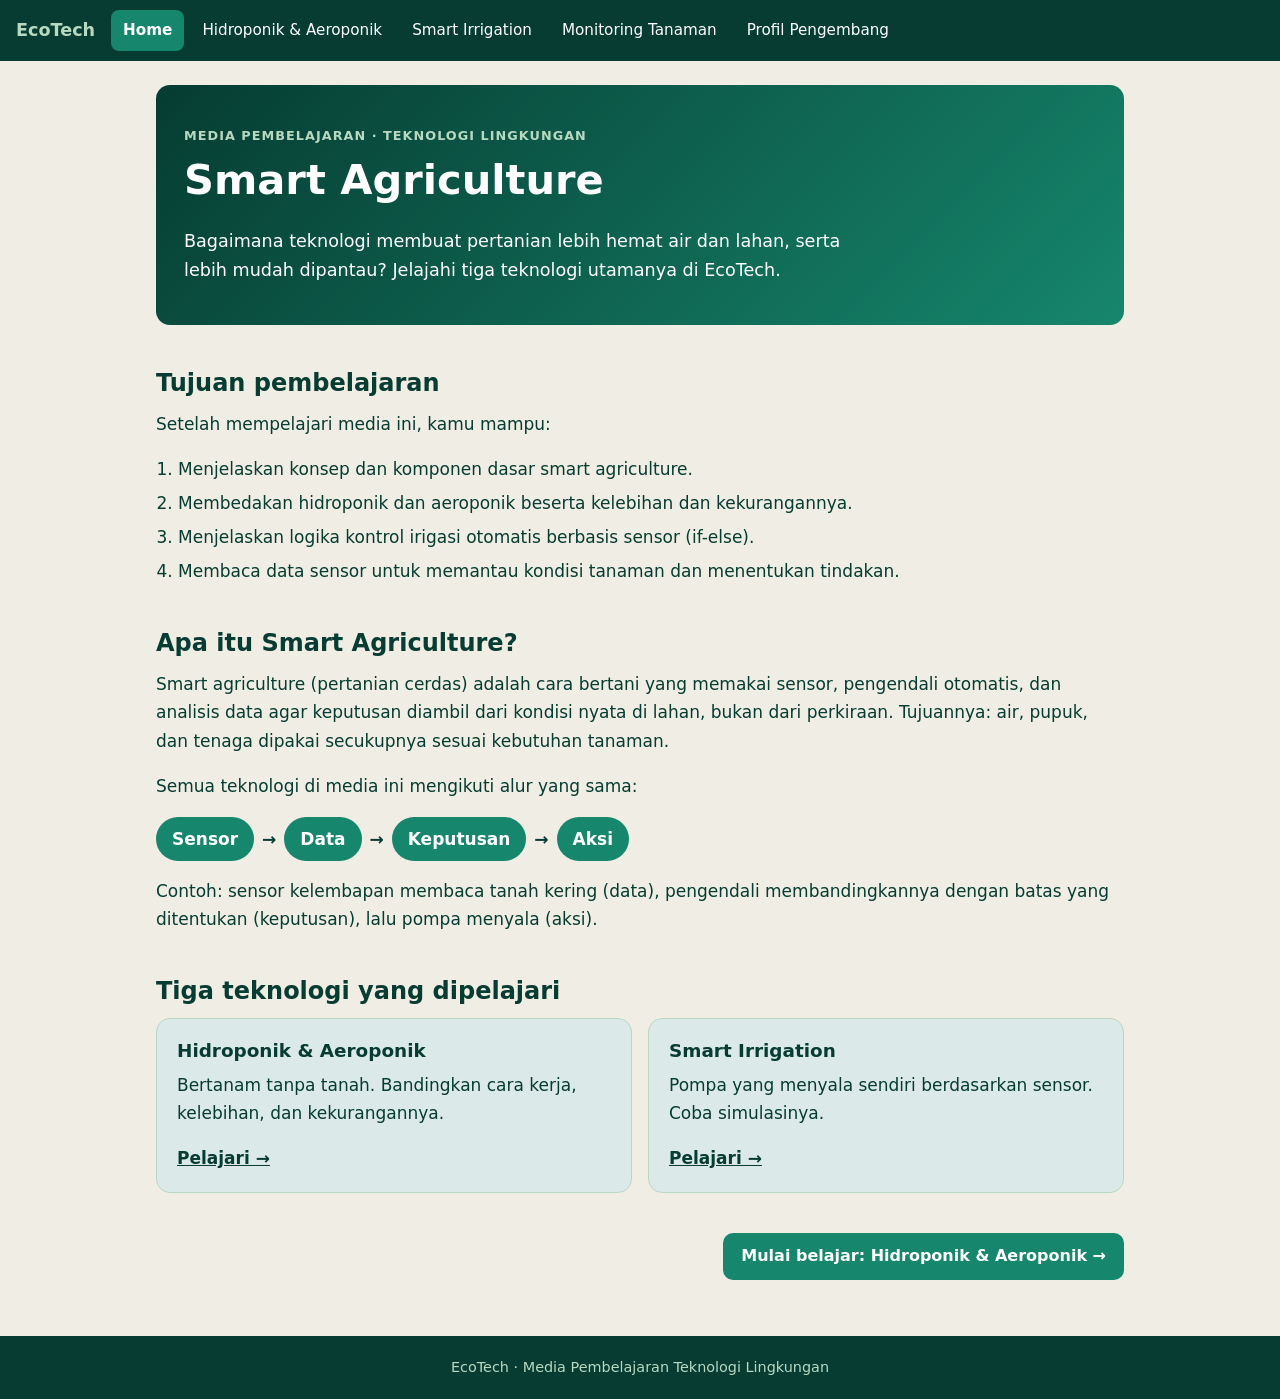
<file: index.html>
<!DOCTYPE html>
<html lang="id">

<head>
  <meta charset="UTF-8">
  <meta name="viewport" content="width=device-width, initial-scale=1">
  <title>Smart Agriculture | EcoTech</title>
  <link rel="icon" href="img/favicon.svg" type="image/svg+xml">
  <link rel="stylesheet" href="css/style.css">
</head>

<body>
  <nav class="nav" id="nav" aria-label="Navigasi utama"></nav>

  <main>
    <header class="hero">
      <div class="eyebrow">Media Pembelajaran · Teknologi Lingkungan</div>
      <h1>Smart Agriculture</h1>
      <p>Bagaimana teknologi membuat pertanian lebih hemat air dan lahan, serta lebih mudah dipantau? Jelajahi tiga
        teknologi utamanya di EcoTech.</p>
    </header>

    <section>
      <h2>Tujuan pembelajaran</h2>
      <p>Setelah mempelajari media ini, kamu mampu:</p>
      <ol>
        <li>Menjelaskan konsep dan komponen dasar smart agriculture.</li>
        <li>Membedakan hidroponik dan aeroponik beserta kelebihan dan kekurangannya.</li>
        <li>Menjelaskan logika kontrol irigasi otomatis berbasis sensor (if-else).</li>
        <li>Membaca data sensor untuk memantau kondisi tanaman dan menentukan tindakan.</li>
      </ol>
    </section>

    <section>
      <h2>Apa itu Smart Agriculture?</h2>
      <p>Smart agriculture (pertanian cerdas) adalah cara bertani yang memakai sensor, pengendali otomatis, dan analisis
        data agar keputusan diambil dari kondisi nyata di lahan, bukan dari perkiraan. Tujuannya: air, pupuk, dan tenaga
        dipakai secukupnya sesuai kebutuhan tanaman.</p>
      <p>Semua teknologi di media ini mengikuti alur yang sama:</p>
      <div class="flow" aria-label="Alur smart agriculture">
        <span class="chip">Sensor</span><span class="arrow">→</span>
        <span class="chip">Data</span><span class="arrow">→</span>
        <span class="chip">Keputusan</span><span class="arrow">→</span>
        <span class="chip">Aksi</span>
      </div>
      <p>Contoh: sensor kelembapan membaca tanah kering (data), pengendali membandingkannya dengan batas yang ditentukan
        (keputusan), lalu pompa menyala (aksi).</p>
    </section>

    <section>
      <h2>Tiga teknologi yang dipelajari</h2>
      <div class="grid">
        <a class="card" href="hidroponik.html">
          <h3>Hidroponik &amp; Aeroponik</h3>
          <p>Bertanam tanpa tanah. Bandingkan cara kerja, kelebihan, dan kekurangannya.</p>
          <span class="more">Pelajari →</span>
        </a>
        <a class="card" href="irigasi.html">
          <h3>Smart Irrigation</h3>
          <p>Pompa yang menyala sendiri berdasarkan sensor. Coba simulasinya.</p>
          <span class="more">Pelajari →</span>
        </a>
      </div>
    </section>

    <div class="next">
      <span></span>
      <a class="btn" href="hidroponik.html">Mulai belajar: Hidroponik &amp; Aeroponik →</a>
    </div>
  </main>

  <footer>EcoTech · Media Pembelajaran Teknologi Lingkungan</footer>
  <script src="js/nav.js"></script>
</body>

</html>
</file>
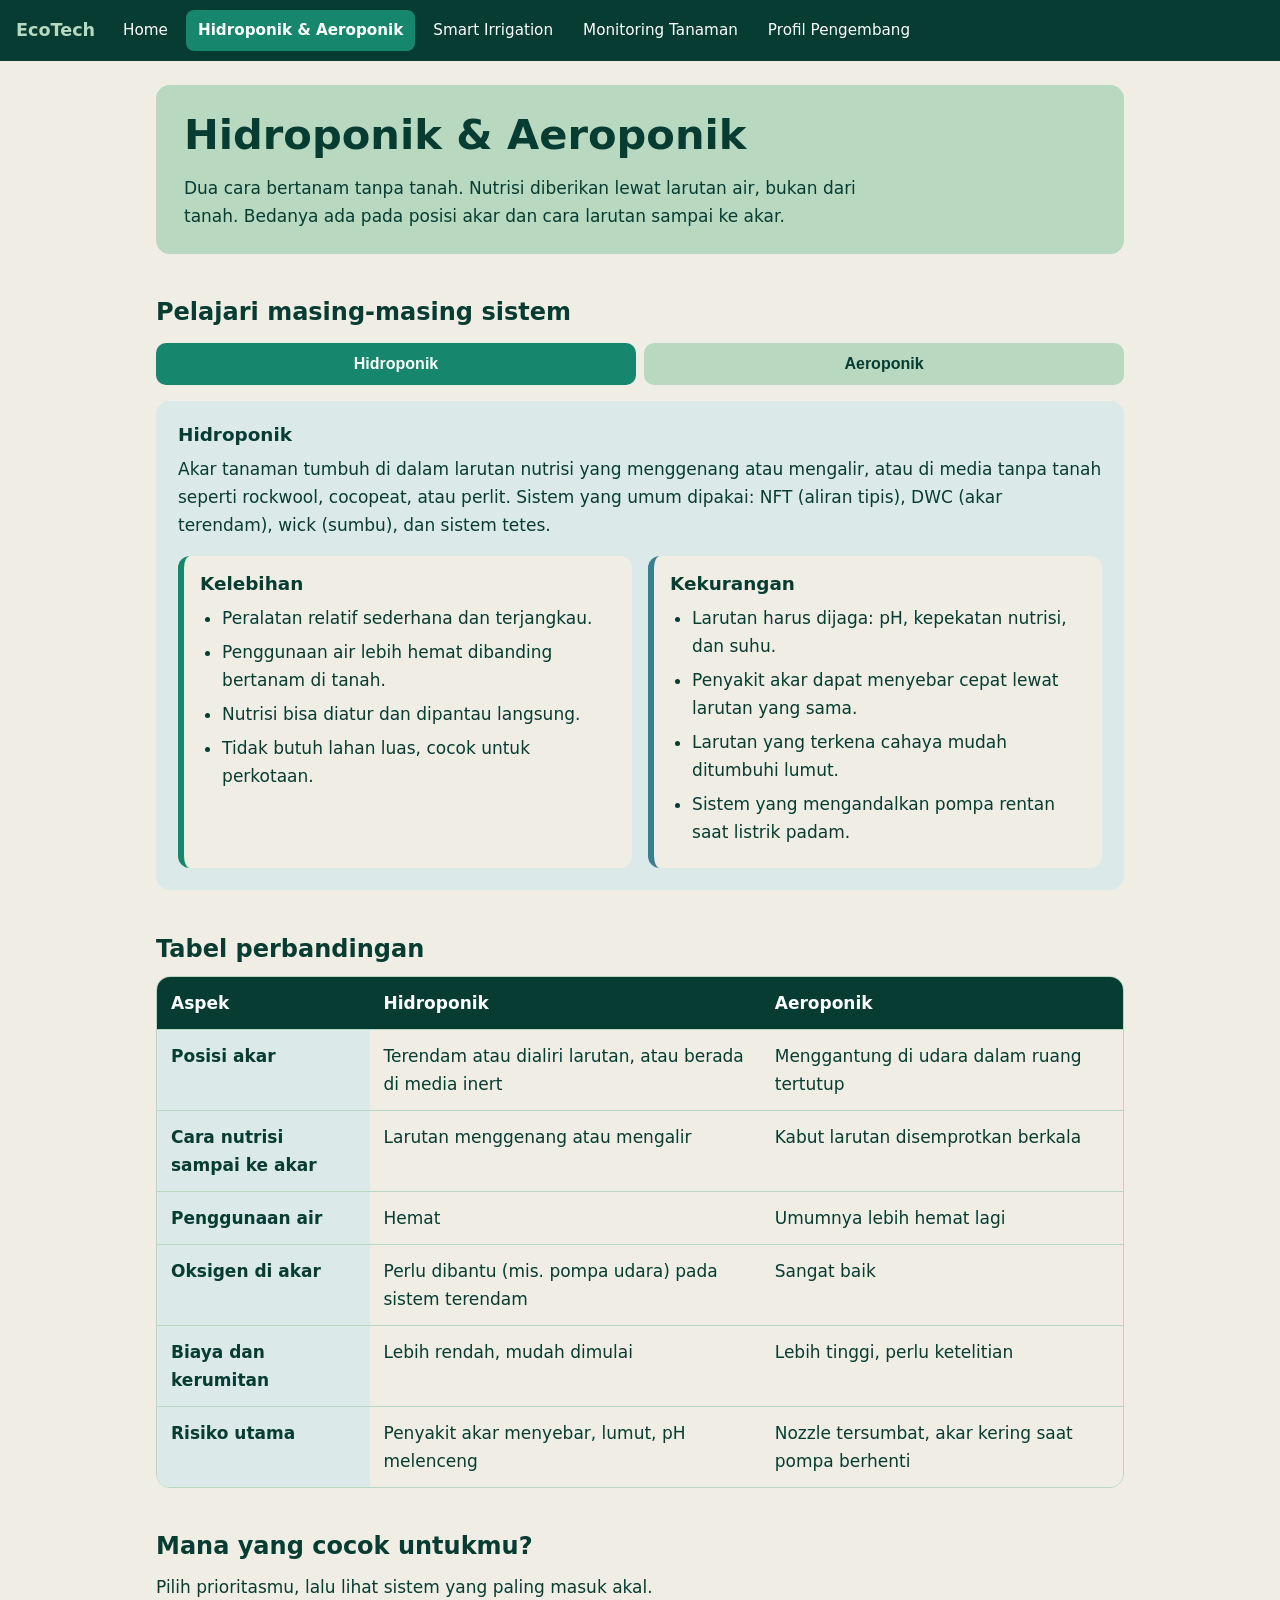
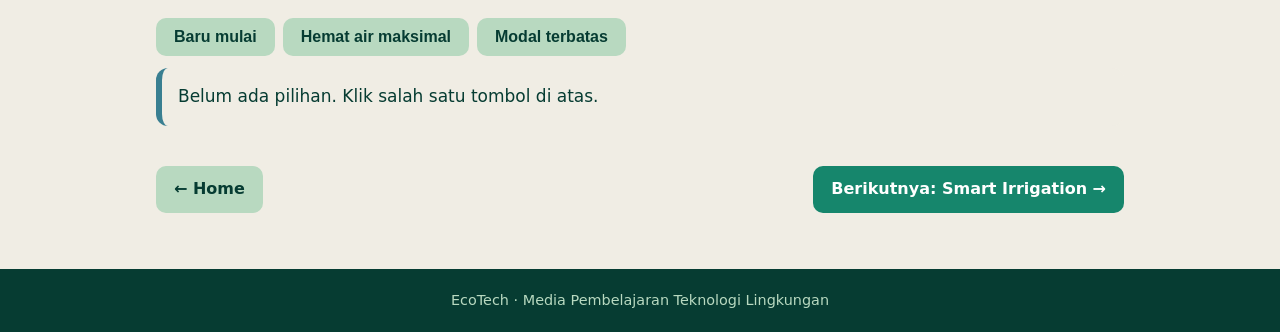
<file: hidroponik.html>
<!DOCTYPE html>
<html lang="id">
<head>
  <meta charset="UTF-8">
  <meta name="viewport" content="width=device-width, initial-scale=1">
  <title>Hidroponik &amp; Aeroponik | EcoTech</title>
  <link rel="icon" href="img/favicon.svg" type="image/svg+xml">
  <link rel="stylesheet" href="css/style.css">
</head>
<body>
  <nav class="nav" id="nav" aria-label="Navigasi utama"></nav>

  <main>
    <header class="page-head">
      <h1>Hidroponik &amp; Aeroponik</h1>
      <p>Dua cara bertanam tanpa tanah. Nutrisi diberikan lewat larutan air, bukan dari tanah. Bedanya ada pada posisi akar dan cara larutan sampai ke akar.</p>
    </header>

    <section>
      <h2>Pelajari masing-masing sistem</h2>
      <div class="tabs" role="tablist" aria-label="Pilih sistem">
        <button class="tab" role="tab" id="btn-hidro" data-target="tab-hidro" aria-controls="tab-hidro" aria-selected="true">Hidroponik</button>
        <button class="tab" role="tab" id="btn-aero" data-target="tab-aero" aria-controls="tab-aero" aria-selected="false">Aeroponik</button>
      </div>

      <div class="panel" id="tab-hidro" role="tabpanel" aria-labelledby="btn-hidro">
        <h3>Hidroponik</h3>
        <p>Akar tanaman tumbuh di dalam larutan nutrisi yang menggenang atau mengalir, atau di media tanpa tanah seperti rockwool, cocopeat, atau perlit. Sistem yang umum dipakai: NFT (aliran tipis), DWC (akar terendam), wick (sumbu), dan sistem tetes.</p>
        <div class="two-col">
          <div class="pro">
            <h3>Kelebihan</h3>
            <ul>
              <li>Peralatan relatif sederhana dan terjangkau.</li>
              <li>Penggunaan air lebih hemat dibanding bertanam di tanah.</li>
              <li>Nutrisi bisa diatur dan dipantau langsung.</li>
              <li>Tidak butuh lahan luas, cocok untuk perkotaan.</li>
            </ul>
          </div>
          <div class="con">
            <h3>Kekurangan</h3>
            <ul>
              <li>Larutan harus dijaga: pH, kepekatan nutrisi, dan suhu.</li>
              <li>Penyakit akar dapat menyebar cepat lewat larutan yang sama.</li>
              <li>Larutan yang terkena cahaya mudah ditumbuhi lumut.</li>
              <li>Sistem yang mengandalkan pompa rentan saat listrik padam.</li>
            </ul>
          </div>
        </div>
      </div>

      <div class="panel" id="tab-aero" role="tabpanel" aria-labelledby="btn-aero" hidden>
        <h3>Aeroponik</h3>
        <p>Akar menggantung di udara di dalam ruang tertutup, lalu dikabutkan dengan larutan nutrisi secara berkala memakai pompa bertekanan dan nozzle. Akar mendapat banyak oksigen karena tidak terendam.</p>
        <div class="two-col">
          <div class="pro">
            <h3>Kelebihan</h3>
            <ul>
              <li>Akar mendapat oksigen sangat baik.</li>
              <li>Umumnya paling hemat air dan nutrisi karena kabut terkontrol.</li>
              <li>Akar mudah diamati dan dipanen.</li>
              <li>Cocok diotomatisasi dengan timer atau sensor.</li>
            </ul>
          </div>
          <div class="con">
            <h3>Kekurangan</h3>
            <ul>
              <li>Peralatan lebih mahal dan rumit (pompa bertekanan, nozzle).</li>
              <li>Nozzle mudah tersumbat endapan nutrisi.</li>
              <li>Jika pompa atau listrik berhenti, akar cepat mengering.</li>
              <li>Butuh ketelitian lebih tinggi bagi pemula.</li>
            </ul>
          </div>
        </div>
      </div>
    </section>

    <section>
      <h2>Tabel perbandingan</h2>
      <div class="table-wrap">
        <table>
          <thead>
            <tr><th>Aspek</th><th>Hidroponik</th><th>Aeroponik</th></tr>
          </thead>
          <tbody>
            <tr><th>Posisi akar</th><td>Terendam atau dialiri larutan, atau berada di media inert</td><td>Menggantung di udara dalam ruang tertutup</td></tr>
            <tr><th>Cara nutrisi sampai ke akar</th><td>Larutan menggenang atau mengalir</td><td>Kabut larutan disemprotkan berkala</td></tr>
            <tr><th>Penggunaan air</th><td>Hemat</td><td>Umumnya lebih hemat lagi</td></tr>
            <tr><th>Oksigen di akar</th><td>Perlu dibantu (mis. pompa udara) pada sistem terendam</td><td>Sangat baik</td></tr>
            <tr><th>Biaya dan kerumitan</th><td>Lebih rendah, mudah dimulai</td><td>Lebih tinggi, perlu ketelitian</td></tr>
            <tr><th>Risiko utama</th><td>Penyakit akar menyebar, lumut, pH melenceng</td><td>Nozzle tersumbat, akar kering saat pompa berhenti</td></tr>
          </tbody>
        </table>
      </div>
    </section>

    <section>
      <h2>Mana yang cocok untukmu?</h2>
      <p>Pilih prioritasmu, lalu lihat sistem yang paling masuk akal.</p>
      <div class="choice" role="group" aria-label="Pilih prioritas">
        <button class="btn ghost" data-pick="pemula">Baru mulai</button>
        <button class="btn ghost" data-pick="air">Hemat air maksimal</button>
        <button class="btn ghost" data-pick="modal">Modal terbatas</button>
      </div>
      <div class="result" id="result" aria-live="polite">Belum ada pilihan. Klik salah satu tombol di atas.</div>
    </section>

    <div class="next">
      <a class="btn ghost" href="index.html">← Home</a>
      <a class="btn" href="irigasi.html">Berikutnya: Smart Irrigation →</a>
    </div>
  </main>

  <footer>EcoTech · Media Pembelajaran Teknologi Lingkungan</footer>
  <script src="js/nav.js"></script>
  <script src="js/hidroponik.js"></script>
</body>
</html>
</file>
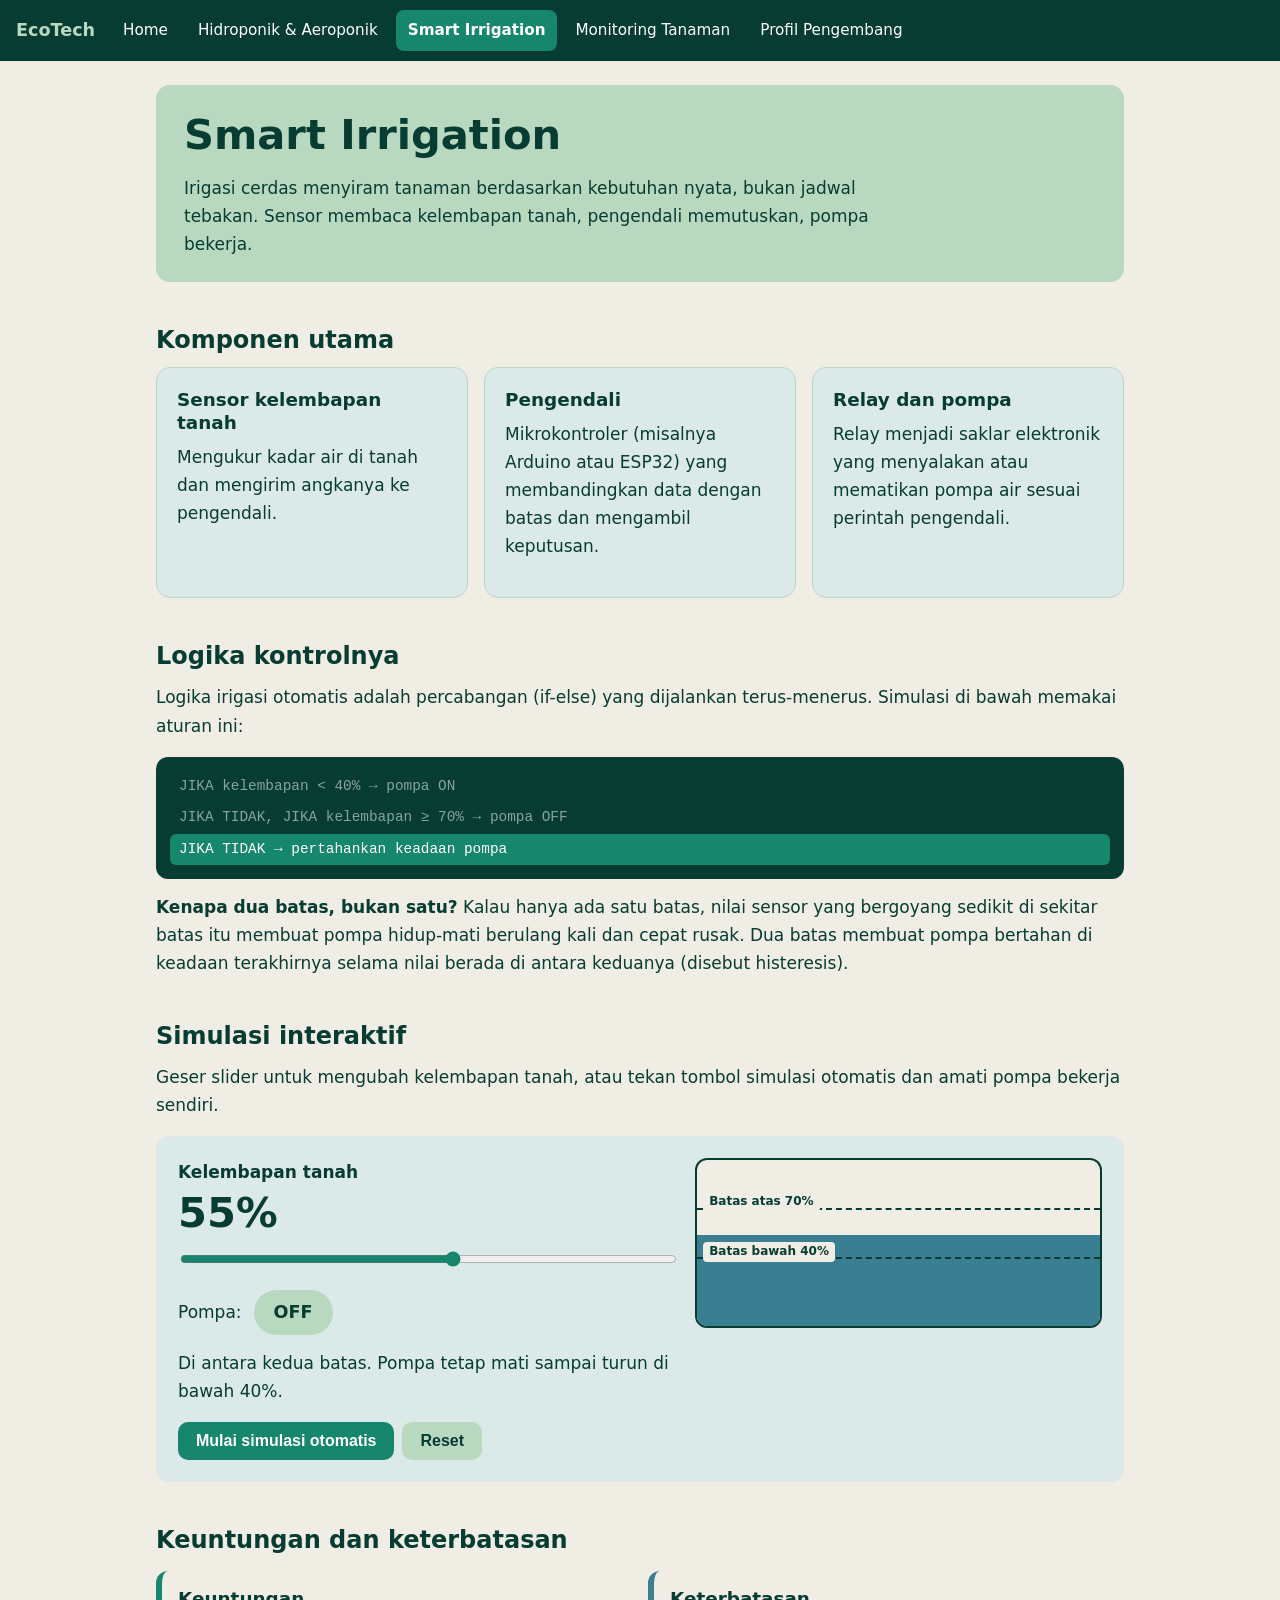
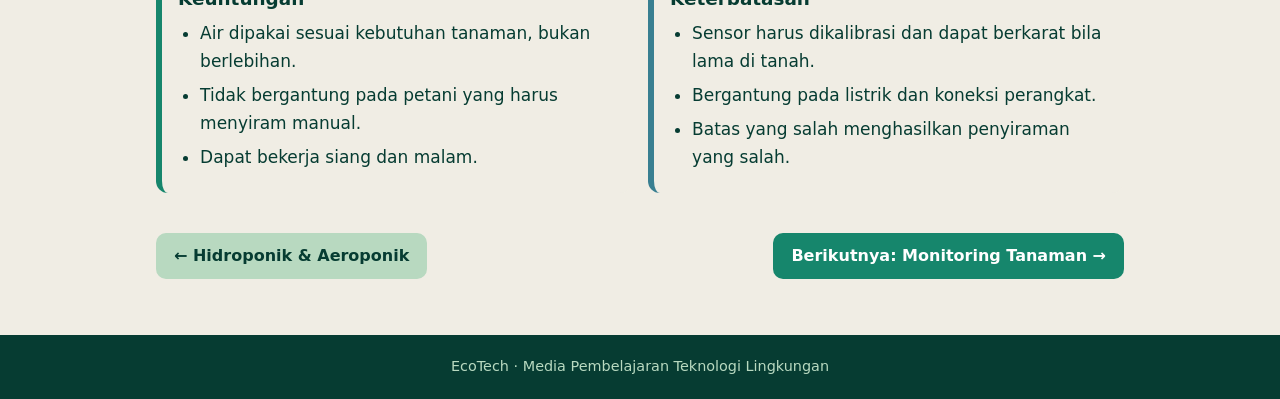
<file: irigasi.html>
<!DOCTYPE html>
<html lang="id">
<head>
  <meta charset="UTF-8">
  <meta name="viewport" content="width=device-width, initial-scale=1">
  <title>Smart Irrigation | EcoTech</title>
  <link rel="icon" href="img/favicon.svg" type="image/svg+xml">
  <link rel="stylesheet" href="css/style.css">
</head>
<body>
  <nav class="nav" id="nav" aria-label="Navigasi utama"></nav>

  <main>
    <header class="page-head">
      <h1>Smart Irrigation</h1>
      <p>Irigasi cerdas menyiram tanaman berdasarkan kebutuhan nyata, bukan jadwal tebakan. Sensor membaca kelembapan tanah, pengendali memutuskan, pompa bekerja.</p>
    </header>

    <section>
      <h2>Komponen utama</h2>
      <div class="grid">
        <div class="card">
          <h3>Sensor kelembapan tanah</h3>
          <p>Mengukur kadar air di tanah dan mengirim angkanya ke pengendali.</p>
        </div>
        <div class="card">
          <h3>Pengendali</h3>
          <p>Mikrokontroler (misalnya Arduino atau ESP32) yang membandingkan data dengan batas dan mengambil keputusan.</p>
        </div>
        <div class="card">
          <h3>Relay dan pompa</h3>
          <p>Relay menjadi saklar elektronik yang menyalakan atau mematikan pompa air sesuai perintah pengendali.</p>
        </div>
      </div>
    </section>

    <section>
      <h2>Logika kontrolnya</h2>
      <p>Logika irigasi otomatis adalah percabangan (if-else) yang dijalankan terus-menerus. Simulasi di bawah memakai aturan ini:</p>
      <div class="code" aria-label="Logika kontrol pompa">
        <div id="r1">JIKA kelembapan &lt; 40%  →  pompa ON</div>
        <div id="r2">JIKA TIDAK, JIKA kelembapan &ge; 70%  →  pompa OFF</div>
        <div id="r3">JIKA TIDAK  →  pertahankan keadaan pompa</div>
      </div>
      <p style="margin-top:14px"><strong>Kenapa dua batas, bukan satu?</strong> Kalau hanya ada satu batas, nilai sensor yang bergoyang sedikit di sekitar batas itu membuat pompa hidup-mati berulang kali dan cepat rusak. Dua batas membuat pompa bertahan di keadaan terakhirnya selama nilai berada di antara keduanya (disebut histeresis).</p>
    </section>

    <section>
      <h2>Simulasi interaktif</h2>
      <p>Geser slider untuk mengubah kelembapan tanah, atau tekan tombol simulasi otomatis dan amati pompa bekerja sendiri.</p>
      <div class="sim">
        <div>
          <label for="moisture">Kelembapan tanah</label>
          <div class="readout"><span id="moistureVal">55</span>%</div>
          <input type="range" id="moisture" min="0" max="100" value="55" step="1">
          <div class="pump-row">
            <span>Pompa:</span>
            <span class="pump off" id="pump" aria-live="polite">OFF</span>
          </div>
          <p id="status" aria-live="polite">Kelembapan cukup. Pompa mati.</p>
          <div class="controls">
            <button class="btn" id="auto" type="button">Mulai simulasi otomatis</button>
            <button class="btn ghost" id="reset" type="button">Reset</button>
          </div>
        </div>
        <div>
          <div class="soil" aria-label="Visual kadar air tanah">
            <div class="soil-fill" id="fill"></div>
            <div class="mark" style="bottom:40%"><span>Batas bawah 40%</span></div>
            <div class="mark" style="bottom:70%"><span>Batas atas 70%</span></div>
          </div>
        </div>
      </div>
    </section>

    <section>
      <h2>Keuntungan dan keterbatasan</h2>
      <div class="two-col">
        <div class="pro">
          <h3>Keuntungan</h3>
          <ul>
            <li>Air dipakai sesuai kebutuhan tanaman, bukan berlebihan.</li>
            <li>Tidak bergantung pada petani yang harus menyiram manual.</li>
            <li>Dapat bekerja siang dan malam.</li>
          </ul>
        </div>
        <div class="con">
          <h3>Keterbatasan</h3>
          <ul>
            <li>Sensor harus dikalibrasi dan dapat berkarat bila lama di tanah.</li>
            <li>Bergantung pada listrik dan koneksi perangkat.</li>
            <li>Batas yang salah menghasilkan penyiraman yang salah.</li>
          </ul>
        </div>
      </div>
    </section>

    <div class="next">
      <a class="btn ghost" href="hidroponik.html">← Hidroponik &amp; Aeroponik</a>
      <a class="btn" href="monitoring.html">Berikutnya: Monitoring Tanaman →</a>
    </div>
  </main>

  <footer>EcoTech · Media Pembelajaran Teknologi Lingkungan</footer>
  <script src="js/nav.js"></script>
  <script src="js/irigasi.js"></script>
</body>
</html>
</file>
<file: css/style.css>
/* EcoTech - style.css (dipakai semua halaman) */

:root {
  --forest: #063C32;
  --eco: #16866C;
  --white: #F0EDE4;
  --sage: #B8D9C0;
  --river: #397F91;
  --mist: #DCE9E9;
  /* warna status khusus dashboard (di luar palet utama) */
  --warn: #E0A526;
  --bad: #B3392F;
  --radius: 14px;
}

*, *::before, *::after { box-sizing: border-box; }

body {
  margin: 0;
  background: var(--white);
  color: var(--forest);
  font-family: system-ui, -apple-system, "Segoe UI", Roboto, Arial, sans-serif;
  font-size: 17px;
  line-height: 1.65;
}

h1, h2, h3 { line-height: 1.25; margin: 0 0 .5em; }
h1 { font-size: clamp(1.8rem, 4vw, 2.6rem); }
h2 { font-size: 1.5rem; margin-top: 1.8em; }
h3 { font-size: 1.15rem; }
p { margin: 0 0 1em; }
ul, ol { padding-left: 1.3em; margin: 0 0 1em; }
li { margin-bottom: .35em; }

a {
  color: var(--forest);
  text-decoration: underline;
  text-decoration-color: var(--river);
  text-decoration-thickness: 2px;
}

main { max-width: 1000px; margin: 0 auto; padding: 24px 16px 56px; }

/* ---------- Navigasi ---------- */
.nav {
  position: sticky;
  top: 0;
  z-index: 10;
  display: flex;
  align-items: center;
  gap: 6px;
  background: var(--forest);
  padding: 10px 16px;
  overflow-x: auto;
  white-space: nowrap;
  -webkit-overflow-scrolling: touch;
}
.nav .brand { color: var(--sage); margin-right: 10px; font-size: 1.1rem; }
.nav a {
  color: #fff;
  text-decoration: none;
  padding: 8px 12px;
  border-radius: 8px;
  font-size: .95rem;
}
.nav a:hover { background: rgba(255, 255, 255, .12); }
.nav a.active { background: var(--eco); font-weight: 700; }
.nav a:focus-visible { outline: 3px solid var(--sage); outline-offset: 2px; }

/* ---------- Hero & header halaman ---------- */
.hero {
  background: linear-gradient(135deg, var(--forest) 0%, var(--eco) 100%);
  color: #fff;
  border-radius: var(--radius);
  padding: 40px 28px;
  margin-bottom: 24px;
}
.hero p { max-width: 60ch; margin-bottom: 0; font-size: 1.1rem; }
.eyebrow {
  color: var(--sage);
  font-weight: 700;
  letter-spacing: .08em;
  text-transform: uppercase;
  font-size: .8rem;
  margin-bottom: 8px;
}

.page-head {
  background: var(--sage);
  border-radius: var(--radius);
  padding: 24px 28px;
  margin-bottom: 24px;
}
.page-head h1 { margin-bottom: .3em; }
.page-head p { margin: 0; max-width: 65ch; }

/* ---------- Kartu & grid ---------- */
.grid {
  display: grid;
  grid-template-columns: repeat(auto-fit, minmax(230px, 1fr));
  gap: 16px;
}
.card {
  background: var(--mist);
  border: 1px solid var(--sage);
  border-radius: var(--radius);
  padding: 20px;
}
.card h3 { margin-top: 0; }
a.card {
  display: block;
  color: var(--forest);
  text-decoration: none;
  transition: transform .15s, box-shadow .15s;
}
a.card:hover, a.card:focus-visible {
  transform: translateY(-3px);
  box-shadow: 0 6px 16px rgba(6, 60, 50, .15);
}
a.card .more { font-weight: 700; text-decoration: underline; }

/* ---------- Alur (flow) ---------- */
.flow { display: flex; flex-wrap: wrap; gap: 8px; align-items: center; margin: 16px 0; }
.chip {
  background: var(--eco);
  color: #fff;
  font-weight: 700;
  padding: 8px 16px;
  border-radius: 999px;
}
.arrow { font-weight: 800; }

/* ---------- Tombol ---------- */
.btn {
  display: inline-block;
  background: var(--eco);
  color: #fff;
  font-weight: 700;
  font-size: 1rem;
  border: 0;
  border-radius: 10px;
  padding: 10px 18px;
  cursor: pointer;
  text-decoration: none;
}
.btn:hover { background: var(--forest); }
.btn.secondary { background: var(--river); }
.btn.secondary:hover { background: var(--forest); }
.btn.ghost { background: var(--sage); color: var(--forest); }
.btn.ghost:hover { background: var(--mist); }
.btn:focus-visible, .tab:focus-visible, .opt:focus-visible, input[type="range"]:focus-visible {
  outline: 3px solid var(--river);
  outline-offset: 2px;
}
.next { display: flex; justify-content: space-between; gap: 12px; flex-wrap: wrap; margin-top: 40px; }

/* ---------- Tab (hidroponik) ---------- */
.tabs { display: flex; gap: 8px; margin: 16px 0; }
.tab {
  flex: 1;
  background: var(--sage);
  color: var(--forest);
  border: 0;
  border-radius: 10px;
  padding: 12px;
  font-size: 1rem;
  font-weight: 700;
  cursor: pointer;
}
.tab[aria-selected="true"] { background: var(--eco); color: #fff; }
.panel { background: var(--mist); border-radius: var(--radius); padding: 22px; }
.panel[hidden] { display: none; }
.two-col { display: grid; grid-template-columns: 1fr 1fr; gap: 16px; margin-top: 16px; }
.pro, .con { background: var(--white); border-radius: 12px; padding: 16px; }
.pro { border-left: 6px solid var(--eco); }
.con { border-left: 6px solid var(--river); }
.pro h3, .con h3 { margin-top: 0; }
.pro ul, .con ul { margin-bottom: 0; }

/* ---------- Tabel ---------- */
.table-wrap { overflow-x: auto; border-radius: var(--radius); border: 1px solid var(--sage); }
table { border-collapse: collapse; width: 100%; min-width: 560px; background: var(--white); }
th, td { padding: 12px 14px; text-align: left; vertical-align: top; border-bottom: 1px solid var(--sage); }
thead th { background: var(--forest); color: #fff; }
tbody th { background: var(--mist); width: 22%; }
tbody tr:last-child th, tbody tr:last-child td { border-bottom: 0; }

/* ---------- Pemilih "mana yang cocok" ---------- */
.choice { display: flex; flex-wrap: wrap; gap: 8px; margin: 12px 0; }
.result {
  background: var(--white);
  border-left: 6px solid var(--river);
  border-radius: 12px;
  padding: 14px 16px;
  min-height: 3.4em;
}

/* ---------- Simulasi irigasi ---------- */
.sim {
  display: grid;
  grid-template-columns: 1.1fr .9fr;
  gap: 20px;
  background: var(--mist);
  border-radius: var(--radius);
  padding: 22px;
}
.sim label { display: block; font-weight: 700; margin-bottom: 6px; }
input[type="range"] { width: 100%; accent-color: var(--eco); }
.readout { font-size: 2.6rem; font-weight: 800; line-height: 1; margin: 6px 0 14px; }
.controls { display: flex; flex-wrap: wrap; gap: 8px; align-items: center; margin-top: 14px; }

.soil {
  position: relative;
  height: 170px;
  background: var(--white);
  border: 2px solid var(--forest);
  border-radius: 12px;
  overflow: hidden;
}
.soil-fill {
  position: absolute;
  left: 0; right: 0; bottom: 0;
  height: 55%;
  background: var(--river);
  transition: height .25s;
}
.mark { position: absolute; left: 0; right: 0; height: 0; border-top: 2px dashed var(--forest); }
.mark span {
  position: absolute;
  left: 6px;
  top: -1.45em;
  background: var(--white);
  color: var(--forest);
  font-size: .75rem;
  font-weight: 700;
  padding: 0 6px;
  border-radius: 4px;
}
.pump-row { display: flex; align-items: center; gap: 12px; margin: 14px 0; }
.pump {
  display: inline-block;
  font-weight: 800;
  padding: 8px 20px;
  border-radius: 999px;
  font-size: 1.1rem;
}
.pump.on { background: var(--eco); color: #fff; }
.pump.off { background: var(--sage); color: var(--forest); }

.code {
  background: var(--forest);
  color: var(--mist);
  border-radius: 12px;
  padding: 14px;
  font-family: ui-monospace, Consolas, "Courier New", monospace;
  font-size: .9rem;
  line-height: 1.5;
}
.code div { padding: 5px 9px; border-radius: 6px; opacity: .6; }
.code div.hl { opacity: 1; background: var(--eco); color: #fff; }

/* ---------- Dashboard monitoring ---------- */
.summary { border-radius: 12px; padding: 14px 18px; font-weight: 700; margin-bottom: 16px; }
.summary.ok { background: var(--eco); color: #fff; }
.summary.warn { background: var(--warn); color: var(--forest); }
.summary.bad { background: var(--bad); color: #fff; }

.sensor-grid { display: grid; grid-template-columns: repeat(auto-fit, minmax(230px, 1fr)); gap: 16px; }
.sensor {
  background: var(--mist);
  border: 1px solid var(--sage);
  border-left: 8px solid var(--eco);
  border-radius: var(--radius);
  padding: 18px;
}
.sensor.warn { border-left-color: var(--warn); }
.sensor.bad { border-left-color: var(--bad); }
.sensor .name { font-weight: 700; }
.sensor .value { font-size: 2.2rem; font-weight: 800; line-height: 1.15; }
.sensor .unit { font-size: 1rem; font-weight: 600; }
.sensor .range { font-size: .85rem; }
.sensor .advice { font-size: .92rem; margin: 8px 0 0; min-height: 2.9em; }
.pill { display: inline-block; font-size: .8rem; font-weight: 800; padding: 2px 10px; border-radius: 999px; }
.pill.ok { background: var(--eco); color: #fff; }
.pill.warn { background: var(--warn); color: var(--forest); }
.pill.bad { background: var(--bad); color: #fff; }

.track { position: relative; height: 10px; background: var(--white); border-radius: 999px; margin: 16px 0 8px; }
.ideal-zone { position: absolute; top: 0; bottom: 0; background: var(--sage); border-radius: 999px; }
.dot {
  position: absolute;
  top: -3px;
  width: 16px;
  height: 16px;
  border-radius: 50%;
  background: var(--forest);
  border: 2px solid var(--white);
  transform: translateX(-50%);
  transition: left .4s;
}
.toolbar { display: flex; flex-wrap: wrap; gap: 8px; margin: 16px 0; }

/* ---------- Kuis ---------- */
.quiz { background: var(--mist); border-radius: var(--radius); padding: 22px; }
.q { background: var(--white); border-radius: 12px; padding: 16px; margin-bottom: 14px; }
.q h3 { font-size: 1.05rem; }
.opts { display: grid; gap: 8px; }
.opt {
  text-align: left;
  background: var(--mist);
  color: var(--forest);
  border: 2px solid var(--sage);
  border-radius: 10px;
  padding: 10px 14px;
  font-size: 1rem;
  cursor: pointer;
}
.opt:hover:not(:disabled) { border-color: var(--river); }
.opt:disabled { cursor: default; }
.opt.right { background: var(--eco); border-color: var(--eco); color: #fff; }
.opt.wrong { background: var(--bad); border-color: var(--bad); color: #fff; }
.explain { margin: 10px 0 0; font-size: .95rem; }
.score { font-size: 1.25rem; font-weight: 800; margin: 8px 0 12px; }

/* ---------- Profil ---------- */
.dev { text-align: center; }
.avatar {
  width: 140px;
  height: 140px;
  border-radius: 50%;
  object-fit: cover;
  border: 5px solid var(--sage);
  background: var(--white);
}
.dev dl { text-align: left; margin: 16px 0 0; }
.dev dt { font-weight: 700; font-size: .78rem; text-transform: uppercase; letter-spacing: .05em; opacity: .75; }
.dev dd { margin: 0 0 10px; font-weight: 600; }
.tag {
  display: inline-block;
  background: var(--sage);
  padding: 2px 12px;
  border-radius: 999px;
  font-size: .85rem;
  font-weight: 700;
  margin: 2px 2px 2px 0;
}
/* penanda isian yang WAJIB diganti. Hapus class "todo" setelah diisi. */
.todo { outline: 2px dashed var(--river); outline-offset: 2px; border-radius: 4px; }

/* ---------- Footer ---------- */
footer { background: var(--forest); color: var(--sage); text-align: center; padding: 20px 16px; font-size: .9rem; }

/* ---------- Responsif ---------- */
@media (max-width: 700px) {
  .sim { grid-template-columns: 1fr; }
  .two-col { grid-template-columns: 1fr; }
  .hero { padding: 28px 20px; }
}
@media (prefers-reduced-motion: reduce) {
  * { transition: none !important; scroll-behavior: auto !important; }
}
</file>
